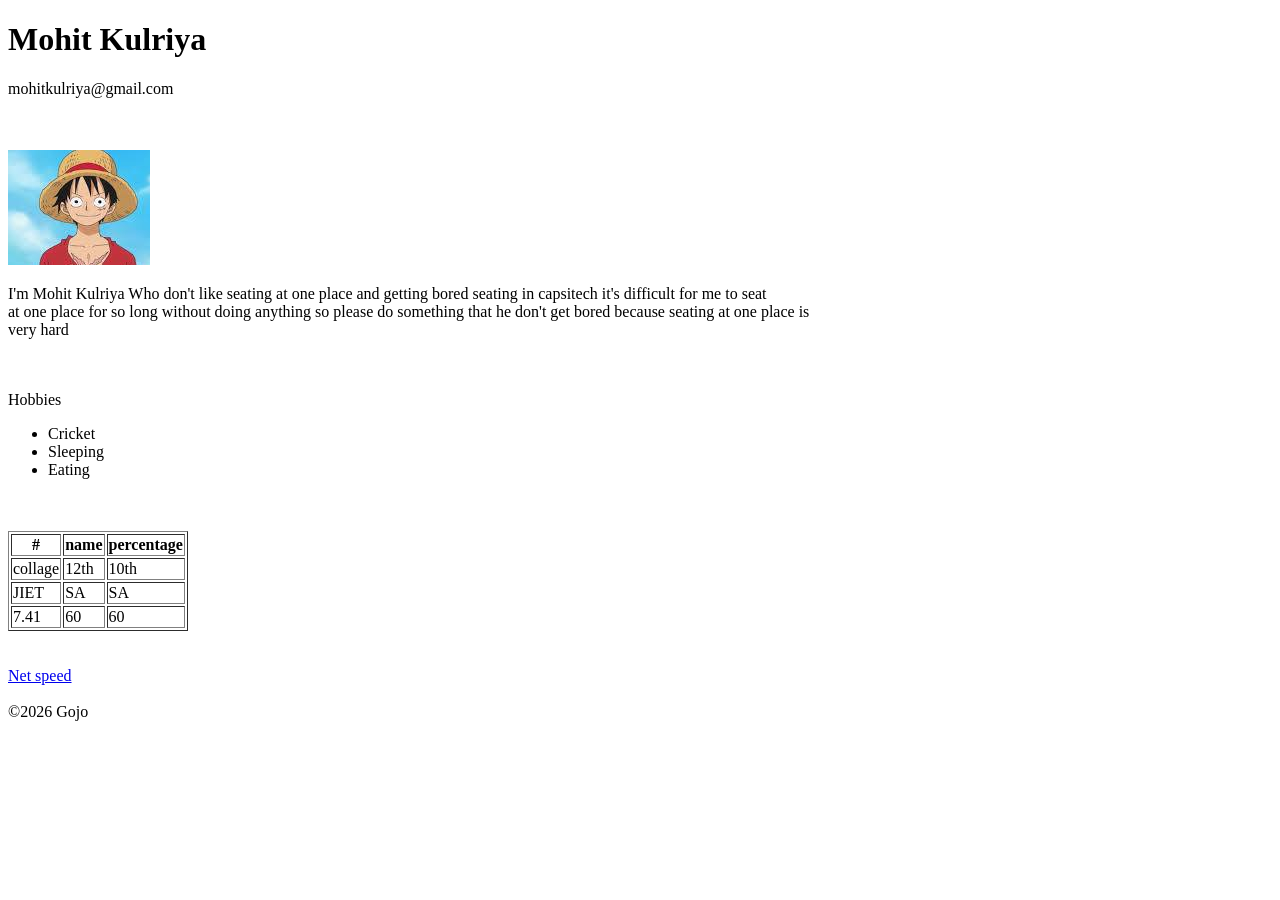
<file: first/index.html>
<!Doctype html>
<html>
    <head>
        <title>My Self</title>
    </head>
    <body>
        <h1>Mohit Kulriya</h1>
          <P>mohitkulriya@gmail.com</P>
        <br><br>
        <img src="images.png" alt="luffy">
        <p>I'm Mohit Kulriya Who don't like seating at one place and getting bored seating in capsitech it's difficult for me to seat <br>
            at one place for so long without doing anything so please do something that he don't get bored because seating at one place is<br>
             very hard</p>
             <br><br>
             <caption>Hobbies</caption>
        <ul>
            <li>Cricket</li>
            <li>Sleeping</li>
            <li>Eating</li>
        </ul>
         <br><br>
         <div>
       

        <table border="1">
            <tr> 

                <th>#</th>
                <th>name</th>
                <th>percentage</th>

            </tr>
            <tr>
                <td>collage</td>
                <td>12th</td>
                <td>10th</td>
            </tr>
            <tr>
                <td>JIET</td>
                <td>SA</td>
                <td>SA</td>
            </tr>
            <tr>
                <td>7.41</td>
                <td>60</td>
                <td>60</td>
            </tr>
            
        </table>
        </div>
         <br><br>
        <a href="https://www.speedtest.net/">Net speed</a>
         <br><br>
        <footer>
                &copy;2026 Gojo
        </footer>
    </body>
    </html>
</file>
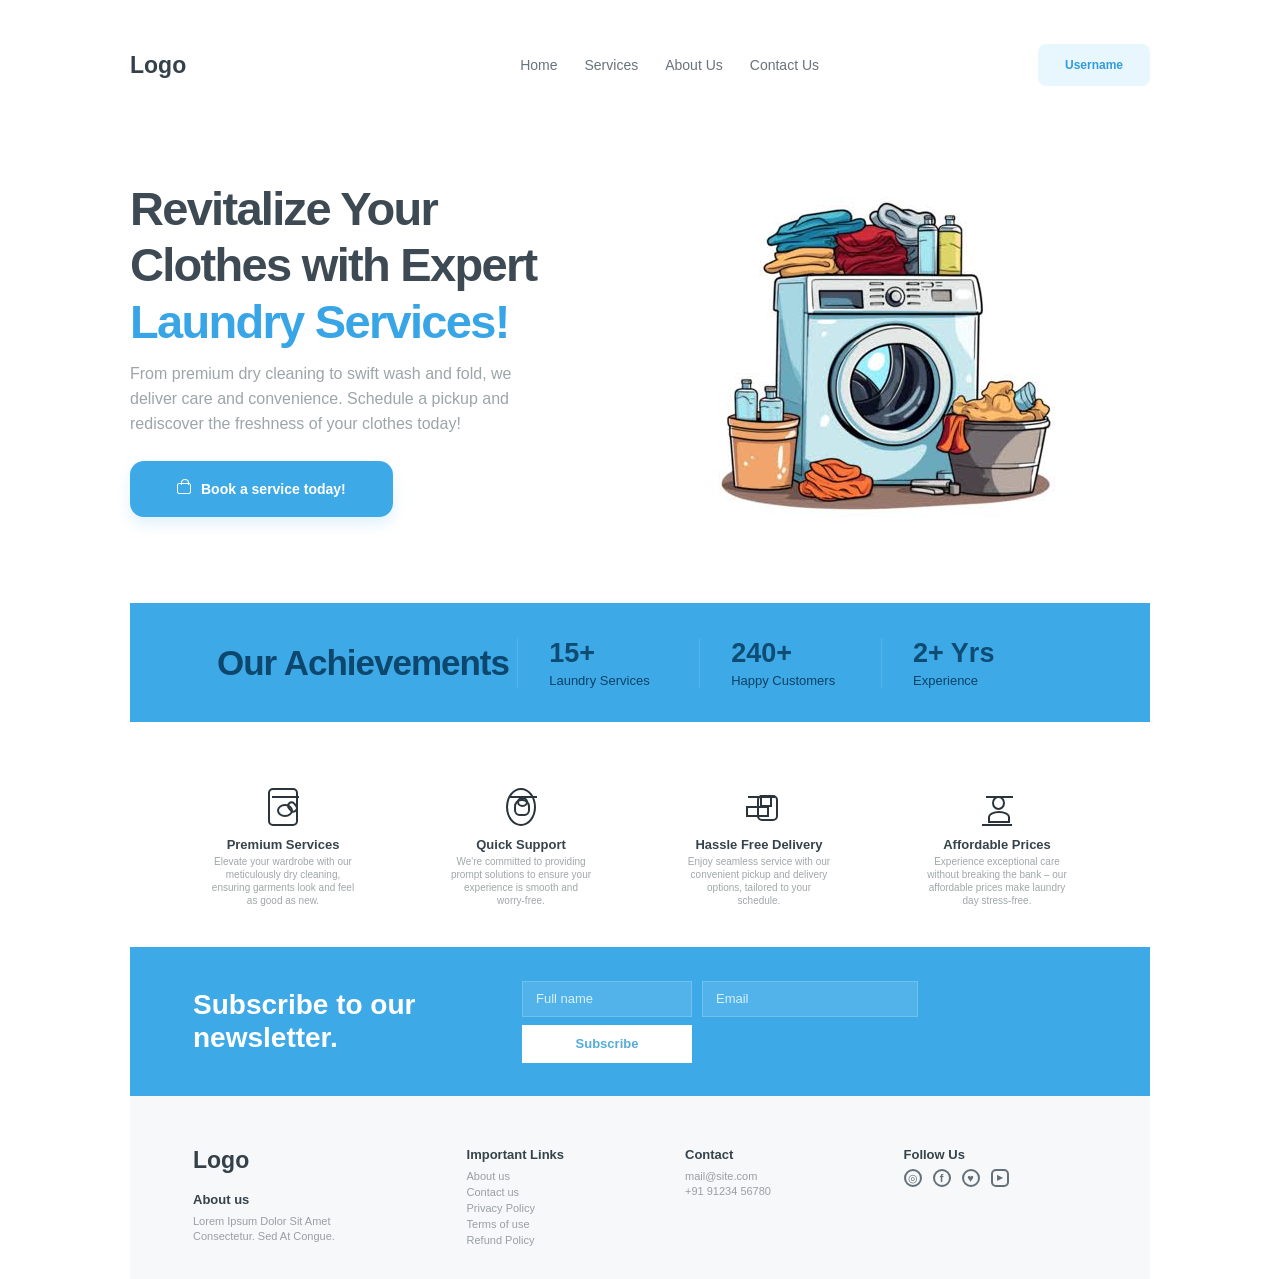
<file: Perfect/index.html>
<!doctype html>
<html lang="en">
  <head>
    <meta charset="UTF-8" />
    <meta name="viewport" content="width=device-width, initial-scale=1.0" />
    <meta name="description" content="Professional laundry and dry cleaning services." />
    <title>Laundry Services Mohit</title>
    <link rel="stylesheet" href="style.css">
  </head>
  <body>
    <div id="home-page">
      <header class="home-header">
        <a class="home-logo" href="#home">Logo</a>
        <nav class="home-nav" aria-label="Main navigation">
          <a href="#home">Home</a>
          <a href="services.html">Services</a>
          <a href="#about">About Us</a>
          <a href="#contact">Contact Us</a>
        </nav>
        <a class="username" href="#contact">Username</a>
      </header>

      <main>
        <section class="home-hero" id="home">
          <div class="hero-message">
            <h1>Revitalize Your<br />Clothes with Expert<br /><span>Laundry Services!</span></h1>
            <p>From premium dry cleaning to swift wash and fold, we<br class="desktop-break" /> deliver care and convenience. Schedule a pickup and<br class="desktop-break" /> rediscover the freshness of your clothes today!</p>
            <a class="book-button" href="services.html"><span class="tiny-bag" aria-hidden="true"></span>Book a service today!</a>
          </div>
          <div class="laundry-illustration" role="img" aria-label="Blue washing machine with laundry basket">
            <img src="images/Main.png" alt="">
          </div>
        </section>

        <section class="achievement-bar" aria-label="Our achievements">
          <h2>Our Achievements</h2>
          <div><strong>15+</strong><span>Laundry Services</span></div>
          <div><strong>240+</strong><span>Happy Customers</span></div>
          <div><strong>2+ Yrs</strong><span>Experience</span></div>
        </section>

        <section class="feature-section" id="about" aria-label="Why choose us">
          <article class="feature-item">
            <div class="feature-icon browser-icon"><span></span><i></i></div>
            <h3>Premium Services</h3><p>Elevate your wardrobe with our<br />meticulously dry cleaning,<br />ensuring garments look and feel<br />as good as new.</p>
          </article>
          <article class="feature-item">
            <div class="feature-icon support-icon"><span></span><i></i></div>
            <h3>Quick Support</h3><p>We're committed to providing<br />prompt solutions to ensure your<br />experience is smooth and<br />worry-free.</p>
          </article>
          <article class="feature-item">
            <div class="feature-icon delivery-icon"><span></span><i></i></div>
            <h3>Hassle Free Delivery</h3><p>Enjoy seamless service with our<br />convenient pickup and delivery<br />options, tailored to your<br />schedule.</p>
          </article>
          <article class="feature-item">
            <div class="feature-icon price-icon"><span></span><i></i></div>
            <h3>Affordable Prices</h3><p>Experience exceptional care<br />without breaking the bank – our<br />affordable prices make laundry<br />day stress-free.</p>
          </article>
        </section>

        <section class="newsletter" id="contact">
          <h2>Subscribe to our<br />newsletter.</h2>
          <form class="newsletter-form">
            <label><span class="sr-only">Full name</span><input type="text" placeholder="Full name" required /></label>
            <label><span class="sr-only">Email</span><input type="email" placeholder="Email" required /></label>
            <button type="submit">Subscribe</button>
          </form>
        </section>
      </main>

      <footer class="home-footer">
        <div class="footer-about"><h2>Logo</h2><h3>About us</h3><p>Lorem Ipsum Dolor Sit Amet<br />Consectetur. Sed At Congue.</p></div>
        <div class="footer-links"><h3>Important Links</h3><a href="#about">About us</a><a href="#contact">Contact us</a><a href="#contact">Privacy Policy</a><a href="#contact">Terms of use</a><a href="#contact">Refund Policy</a></div>
        <div class="footer-contact"><h3>Contact</h3><p>mail@site.com<br />+91 91234 56780</p></div>
        <div class="footer-social"><h3>Follow Us</h3><div><a href="#contact" aria-label="Instagram">◎</a><a href="#contact" aria-label="Facebook">f</a><a href="#contact" aria-label="Twitter">♥</a><a href="#contact" aria-label="Youtube">▶</a></div></div>
      </footer>
    </div>
    <script type="module" src="main.js"></script>
  </body>
</html>
</file>
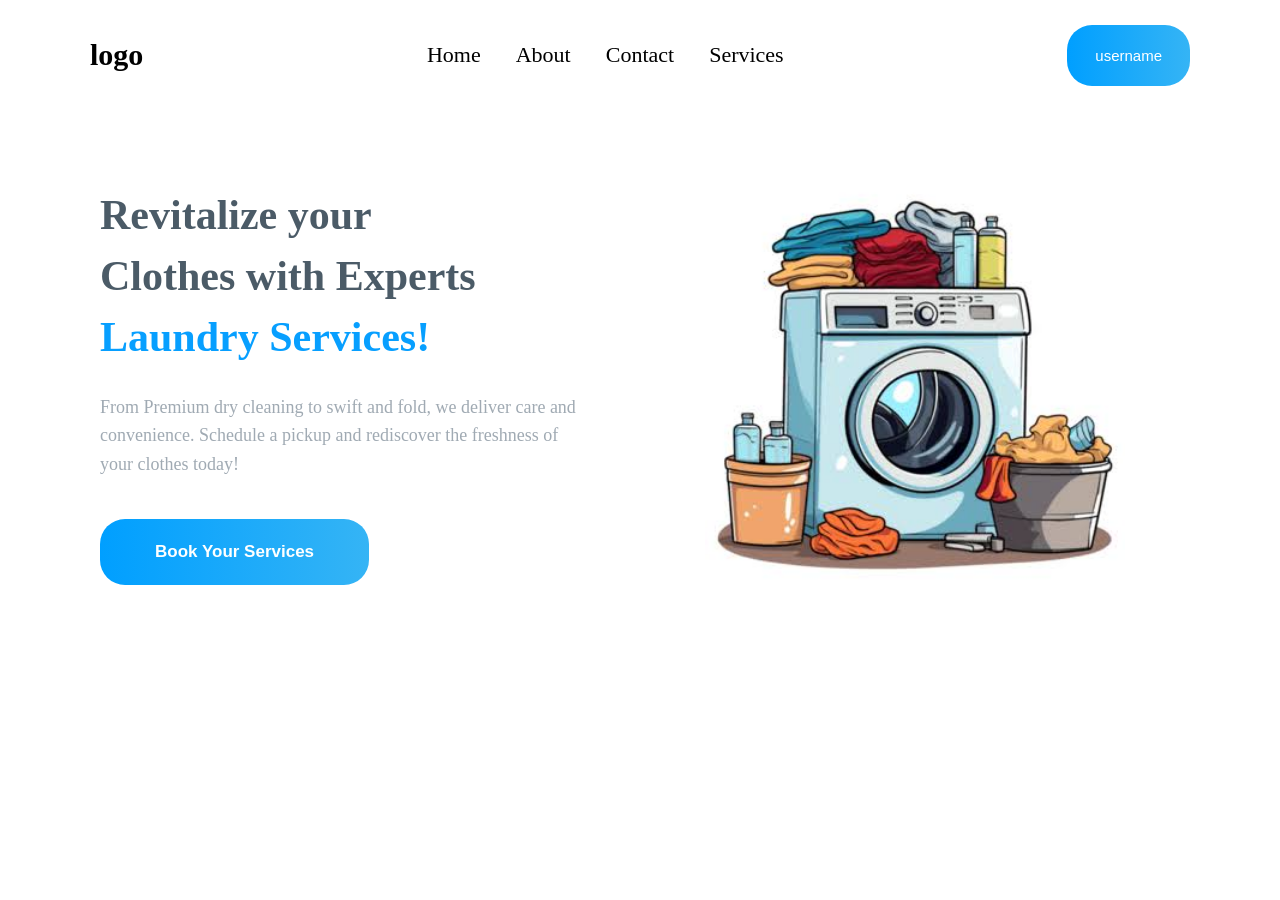
<file: second/index.html>
<!DOCTYPE html>
<html lang="en">
<head>
    <meta charset="UTF-8">
    <meta name="viewport" content="width=device-width, initial-scale=1.0">
    <title>Laundry Services </title>
    <link rel="stylesheet" href="style.css">
</head>
<body>

    <header>
        <div class="logo">logo</div>

        <nav>
            <a href="#">Home</a>
            <a href="#">About</a>
            <a href="#">Contact</a>
            <a href="#">Services</a>
        </nav>

        <button class="username">username</button>
    </header>

    <main class="hero">

        <div class="hero-content">
            <h1>
                Revitalize your
                <br>
                Clothes with Experts
                <br>
                <span>Laundry Services!</span>
            </h1>

            <p>
                From Premium dry cleaning to swift and fold, we
                deliver care and convenience. Schedule a pickup and
                rediscover the freshness of your clothes today!
            </p>

            <button class="book-btn">
                Book Your Services
            </button>
        </div>

        <div class="hero-image">
            <img src="myimage.png" alt="Laundry washing machine">
        </div>

    </main>

</body>
</html>
</file>
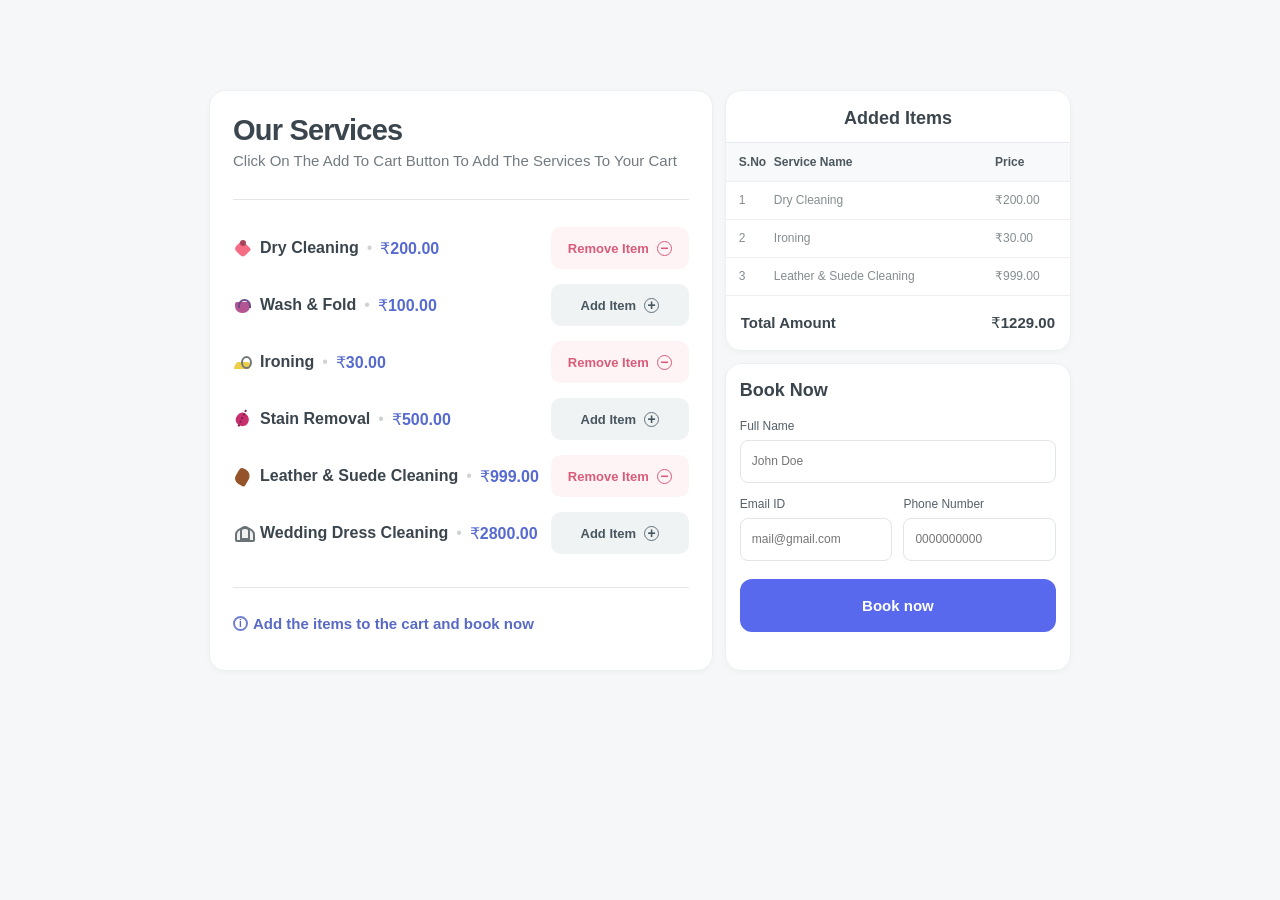
<file: Perfect/services.html>
<!doctype html>
<html lang="en">
  <head>
    <meta charset="UTF-8" />
    <meta name="viewport" content="width=device-width, initial-scale=1.0" />
    <meta name="description" content="Choose your laundry services and book a pickup." />
    <title>Our Services | Laundry Services</title>
    <link rel="stylesheet" href="style.css">
  </head>
  <body class="services-page">
    <main class="services-layout">
      <section class="services-card" aria-labelledby="services-title">
        <h1 id="services-title">Our Services</h1>
        <p class="services-subtitle">Click On The Add To Cart Button To Add The Services To Your Cart</p>
        <div class="services-rule"></div>
        <div id="service-list" class="service-list"></div>
        <p class="services-help"><span>i</span> Add the items to the cart and book now</p>
      </section>

      <aside class="services-sidebar">
        <section class="cart-card" aria-labelledby="cart-title">
          <h2 id="cart-title">Added Items</h2>
          <div class="cart-table-wrap"><table><thead><tr><th>S.No</th><th>Service Name</th><th>Price</th></tr></thead><tbody id="cart-items"></tbody></table></div>
          <div class="cart-total"><strong>Total Amount</strong><strong id="total-amount">₹ 0.00</strong></div>
        </section>
        <section class="booking-card" aria-labelledby="booking-title">
          <h2 id="booking-title">Book Now</h2>
          <form id="booking-form">
            <label class="full-field">Full Name<input type="text" placeholder="John Doe" required /></label>
            <div class="booking-fields"><label>Email ID<input type="email" placeholder="mail@gmail.com" required /></label><label>Phone Number<input type="tel" placeholder="0000000000" required /></label></div>
            <button type="submit">Book now</button><p id="booking-message" class="booking-message" role="status"></p>
          </form>
        </section>
      </aside>
    </main>
    <script src="services.js"></script>
  </body>
</html>
</file>
<file: Perfect/style.css>
* {
    box-sizing: border-box;
}

:root {
    font-family: Arial, Helvetica, sans-serif;
    color: #34404a;
    background: #fff;
    font-synthesis: none;
    text-rendering: optimizeLegibility;
    -webkit-font-smoothing: antialiased;
}

html {
    scroll-behavior: smooth;
}

body {
    margin: 0;
    min-width: 320px;
}

a {
    color: inherit;
    text-decoration: none;
}

button,
input {
    font: inherit;
}

button {
    cursor: pointer;
}

.sr-only {
    position: absolute;
    width: 1px;
    height: 1px;
    padding: 0;
    margin: -1px;
    overflow: hidden;
    clip: rect(0, 0, 0, 0);
    white-space: nowrap;
    border: 0;
}

/* Home page */
#home-page {
    overflow: hidden;
    background: #fff;
}

.home-header,
.home-hero,
.achievement-bar,
.feature-section,
.newsletter,
.home-footer {
    width: min(1020px, calc(100% - 80px));
    margin: 0 auto;
}

.home-header {
    height: 130px;
    display: flex;
    align-items: center;
    justify-content: space-between;
}

.home-logo {
    color: #34404a;
    font-size: 23px;
    font-weight: 700;
}

.home-nav {
    display: flex;
    gap: 27px;
    margin-left: 115px;
    color: #69737a;
    font-size: 14px;
}

.home-nav a {
    transition: color .2s ease;
}

.home-nav a:hover {
    color: #2da4e9;
}

.username {
    padding: 14px 27px;
    border-radius: 8px;
    color: #329cda;
    background: #e8f7fd;
    font-size: 12px;
    font-weight: 700;
}

.home-hero {
    height: 473px;
    display: grid;
    grid-template-columns: 1.14fr .86fr;
    align-items: start;
    padding-top: 51px;
}

.hero-message h1 {
    margin: 0 0 12px;
    color: #3d4a53;
    font-size: 47px;
    line-height: 1.2;
    letter-spacing: -1.7px;
}

.hero-message h1 span {
    color: #38a5e7;
}

.hero-message p {
    margin: 0 0 24px;
    color: #9da5a9;
    font-size: 16px;
    line-height: 1.55;
}

.book-button {
    display: inline-flex;
    align-items: center;
    gap: 10px;
    padding: 20px 47px;
    border-radius: 14px;
    color: #fff;
    background: #3ea9e7;
    box-shadow: 0 7px 14px rgba(62, 169, 231, .16);
    font-size: 14px;
    font-weight: 700;
    transition: transform .2s ease, background .2s ease;
}

.book-button:hover {
    background: #258ecb;
    transform: translateY(-2px);
}

.tiny-bag {
    position: relative;
    width: 14px;
    height: 11px;
    border: 1.5px solid #fff;
    border-radius: 2px;
}

.tiny-bag::before {
    position: absolute;
    content: '';
    top: -5px;
    left: 3px;
    width: 6px;
    height: 5px;
    border: 1.5px solid #fff;
    border-bottom: 0;
    border-radius: 4px 4px 0 0;
}

.laundry-illustration {
    position: relative;
    height: 365px;
}

.machine {
    position: absolute;
    top: 70px;
    left: 53px;
    width: 218px;
    height: 187px;
    border-radius: 11px 11px 3px 3px;
    background: #278fd0;
    box-shadow: 5px 7px 0 #d7e8ed;
}

.machine-controls {
    position: absolute;
    top: 0;
    left: 0;
    right: 0;
    height: 53px;
    padding: 13px 16px;
    border-radius: 10px 10px 3px 3px;
    background: #edf0ec;
}

.machine-controls b {
    display: inline-block;
    width: 25px;
    height: 25px;
    margin-right: 10px;
    border: 5px solid #f5c91d;
    border-radius: 50%;
    background: #f9e168;
    vertical-align: middle;
}

.machine-controls strong {
    display: inline-block;
    width: 51px;
    height: 16px;
    margin-left: 4px;
    border-radius: 9px;
    background: #f5c91d;
    vertical-align: middle;
}

.machine-body {
    position: absolute;
    top: 53px;
    left: 0;
    right: 0;
    bottom: 0;
    border-radius: 0 0 3px 3px;
    background: #268fd0;
}

.machine-body::after {
    position: absolute;
    content: '';
    top: 20px;
    right: 24px;
    width: 24px;
    height: 24px;
    border-radius: 50%;
    background: #f4ca24;
}

.machine-door {
    position: absolute;
    top: 22px;
    left: 47px;
    width: 122px;
    height: 122px;
    display: grid;
    place-items: center;
    border: 10px solid #ebf0ec;
    border-radius: 50%;
    background: #edf0ec;
}

.machine-door::before {
    position: absolute;
    content: '';
    width: 92px;
    height: 92px;
    border-radius: 50%;
    background: #fff;
}

.machine-door div {
    position: relative;
    z-index: 1;
    width: 82px;
    height: 82px;
    border: 7px solid #234c92;
    border-radius: 50%;
    background: radial-gradient(circle at 37% 30%, #67e0ee 0 5%, #2b9bd5 20%, #143f96 75%);
}

.machine-body i {
    position: absolute;
    bottom: -13px;
    left: -26px;
    width: 84px;
    height: 81px;
    border-radius: 7px 9px 20px 20px;
    background: #efc928;
    transform: skew(5deg);
}

.machine-body i::after {
    position: absolute;
    content: '';
    top: -10px;
    right: -6px;
    width: 50px;
    height: 43px;
    border-radius: 14px 11px 16px 8px;
    background: #76e44a;
}

.illustration-towels {
    position: absolute;
    z-index: 3;
    top: 20px;
    left: 77px;
    width: 90px;
    height: 59px;
}

.illustration-towels i {
    position: absolute;
    left: 0;
    width: 83px;
    height: 17px;
    border-radius: 3px;
    background: #f2cc29;
    transform: rotate(1deg);
}

.illustration-towels i:nth-child(1) {
    top: 29px;
    left: -5px;
}

.illustration-towels i:nth-child(2) {
    top: 15px;
    left: 2px;
    background: #bde3e3;
}

.illustration-towels i:nth-child(3) {
    top: 1px;
    left: 10px;
    background: #238bd0;
}

.laundry-basket {
    position: absolute;
    z-index: 4;
    left: 24px;
    bottom: 59px;
    width: 75px;
    height: 76px;
}

.laundry-basket::before {
    position: absolute;
    content: '';
    top: 9px;
    width: 75px;
    height: 16px;
    border-radius: 5px;
    background: #eecb22;
}

.laundry-basket span {
    position: absolute;
    top: 20px;
    width: 68px;
    height: 57px;
    background: #e4c021;
    clip-path: polygon(2% 0, 98% 0, 83% 100%, 16% 100%);
}

.laundry-basket b {
    position: absolute;
    z-index: 2;
    top: 0;
    left: 28px;
    width: 35px;
    height: 37px;
    border-radius: 6px;
    background: #75e84b;
}

.achievement-bar {
    height: 119px;
    display: grid;
    grid-template-columns: 1.65fr repeat(3, 1fr);
    align-items: center;
    padding: 0 87px;
    color: #0d476e;
    background: #3ea9e7;
}

.achievement-bar h2 {
    margin: 0;
    font-size: 35px;
    letter-spacing: -1px;
}

.achievement-bar div {
    display: flex;
    flex-direction: column;
    gap: 4px;
    padding-left: 31px;
    border-left: 1px solid rgba(255, 255, 255, .12);
}

.achievement-bar strong {
    color: #0f4c73;
    font-size: 27px;
}

.achievement-bar span {
    color: #0b4265;
    font-size: 13px;
}

.feature-section {
    display: grid;
    grid-template-columns: repeat(4, 1fr);
    gap: 32px;
    padding: 61px 50px 40px;
    text-align: center;
}

.feature-item {
    color: #37434b;
}

.feature-icon {
    position: relative;
    width: 46px;
    height: 46px;
    margin: 0 auto 8px;
}

.feature-icon::before {
    position: absolute;
    content: '';
    inset: 5px 8px 3px;
    border: 2px solid #29343b;
    border-radius: 5px;
}

.feature-icon::after {
    position: absolute;
    content: '';
    top: 13px;
    left: 12px;
    width: 27px;
    border-top: 2px solid #29343b;
}

.feature-icon span {
    position: absolute;
    z-index: 1;
}

.feature-icon i {
    position: absolute;
    z-index: 1;
}

.browser-icon span {
    top: 21px;
    left: 17px;
    width: 16px;
    height: 13px;
    border: 2px solid #29343b;
    border-radius: 50%;
    background: #fff;
}

.browser-icon i {
    top: 18px;
    left: 28px;
    width: 9px;
    height: 12px;
    border: 2px solid #29343b;
    border-radius: 5px;
    transform: rotate(-40deg);
}

.support-icon::before {
    border-radius: 50%;
}

.support-icon span {
    top: 16px;
    left: 16px;
    width: 16px;
    height: 17px;
    border: 2px solid #29343b;
    border-radius: 45% 45% 35% 35%;
}

.support-icon i {
    top: 14px;
    left: 19px;
    width: 11px;
    height: 10px;
    border: 2px solid #29343b;
    border-radius: 50%;
}

.delivery-icon::before {
    inset: 12px 4px 8px 21px;
}

.delivery-icon span {
    top: 23px;
    left: 10px;
    width: 23px;
    height: 11px;
    border: 2px solid #29343b;
}

.delivery-icon i {
    top: 12px;
    left: 24px;
    width: 12px;
    height: 12px;
    border: 2px solid #29343b;
}

.price-icon::before {
    border: 0;
    border-bottom: 2px solid #29343b;
    border-radius: 0;
}

.price-icon span {
    top: 13px;
    left: 18px;
    width: 13px;
    height: 14px;
    border: 2px solid #29343b;
    border-radius: 50%;
}

.price-icon i {
    top: 28px;
    left: 14px;
    width: 22px;
    height: 12px;
    border: 2px solid #29343b;
    border-radius: 50% 50% 0 0;
}

.feature-item h3 {
    margin: 0 0 3px;
    font-size: 13px;
}

.feature-item p {
    margin: 0;
    color: #a0a7a9;
    font-size: 10px;
    line-height: 1.3;
}

.newsletter {
    height: 149px;
    display: flex;
    align-items: center;
    gap: 85px;
    padding: 0 63px;
    color: #fff;
    background: #3ea9e7;
}

.newsletter h2 {
    width: 244px;
    margin: 0;
    font-size: 28px;
    line-height: 1.15;
}

.newsletter-form {
    display: grid;
    grid-template-columns: 170px 216px;
    gap: 8px 10px;
}

.newsletter-form input {
    width: 100%;
    height: 36px;
    padding: 0 13px;
    border: 1px solid rgba(255, 255, 255, .18);
    color: #fff;
    outline: 0;
    background: rgba(255, 255, 255, .1);
    font-size: 13px;
}

.newsletter-form input::placeholder {
    color: #d8f1fe;
}

.newsletter-form button {
    grid-column: 1;
    height: 38px;
    border: 0;
    color: #55acd9;
    background: #fff;
    font-size: 13px;
    font-weight: 700;
}

.home-footer {
    min-height: 173px;
    display: grid;
    grid-template-columns: 1.3fr 1fr 1fr 1fr;
    gap: 35px;
    padding: 51px 63px 30px;
    background: #f6f8f9;
}

.home-footer h2 {
    margin: 0 0 18px;
    color: #34404a;
    font-size: 23px;
}

.home-footer h3 {
    margin: 0 0 7px;
    color: #37434b;
    font-size: 13px;
}

.home-footer p,
.home-footer a {
    display: block;
    margin: 0;
    color: #999fa3;
    font-size: 11px;
    line-height: 1.35;
}

.footer-links a {
    line-height: 1.45;
}

.footer-social div {
    display: flex;
    gap: 11px;
}

.footer-social a {
    display: grid;
    width: 18px;
    height: 18px;
    place-items: center;
    border: 2px solid #647078;
    border-radius: 50%;
    color: #647078;
    font-size: 11px;
    font-weight: 700;
}

.footer-social a:last-child {
    border-radius: 5px;
    font-size: 8px;
}

/* Services page */
.services-page {
    min-height: 100vh;
    padding: 90px 16px;
    background: #f5f7f8;
    color: #3b454d;
}

.services-layout {
    width: min(862px, 100%);
    margin: 0 auto;
    display: grid;
    grid-template-columns: 1.44fr 1fr;
    gap: 12px;
}

.services-card,
.cart-card,
.booking-card {
    border: 1px solid #edf0f1;
    border-radius: 16px;
    background: #fff;
    box-shadow: 0 2px 6px rgba(45, 58, 67, .03);
}

.services-card {
    min-height: 580px;
    padding: 23px;
}

.services-card h1 {
    margin: 0 0 5px;
    font-size: 29px;
    letter-spacing: -.8px;
}

.services-subtitle {
    margin: 0;
    color: #727b81;
    font-size: 15px;
}

.services-rule {
    margin: 30px 0 20px;
    border-top: 1px solid #e4e7e8;
}

.service-list {
    display: flex;
    flex-direction: column;
    gap: 1px;
}

.service-row {
    min-height: 56px;
    display: flex;
    align-items: center;
    justify-content: space-between;
    gap: 12px;
}

.service-name {
    display: flex;
    align-items: center;
    min-width: 0;
    gap: 8px;
    font-size: 16px;
    white-space: nowrap;
}

.service-name strong {
    overflow: hidden;
    text-overflow: ellipsis;
    font-weight: 700;
}

.service-name b {
    color: #566ad0;
    font-size: 16px;
}

.bullet {
    color: #cfd3d5;
}

.service-symbol {
    position: relative;
    display: inline-block;
    width: 19px;
    height: 19px;
    flex: 0 0 19px;
}

.service-symbol::before,
.service-symbol::after {
    position: absolute;
    content: '';
}

.shirt::before {
    top: 4px;
    left: 3px;
    width: 13px;
    height: 12px;
    border-radius: 2px 2px 4px 4px;
    background: #f46d85;
    transform: rotate(45deg);
}

.shirt::after {
    top: 1px;
    left: 7px;
    width: 6px;
    height: 6px;
    border-radius: 50%;
    background: #a7455d;
}

.basket::before {
    top: 6px;
    left: 2px;
    width: 15px;
    height: 11px;
    border-radius: 2px 2px 7px 7px;
    background: #b25592;
}

.basket::after {
    top: 3px;
    left: 5px;
    width: 9px;
    height: 7px;
    border: 2px solid #694b86;
    border-bottom: 0;
    border-radius: 8px 8px 0 0;
}

.iron::before {
    bottom: 3px;
    left: 2px;
    width: 16px;
    height: 7px;
    border-radius: 2px 7px 2px 2px;
    background: #edcf47;
    transform: skew(-25deg);
}

.iron::after {
    top: 3px;
    left: 8px;
    width: 7px;
    height: 9px;
    border: 2px solid #70777b;
    border-radius: 50%;
}

.stain::before {
    inset: 3px;
    border-radius: 44% 55% 50% 45%;
    background: #c7306c;
    transform: rotate(35deg);
}

.stain::after {
    top: 0;
    left: 8px;
    width: 4px;
    height: 18px;
    border-left: 2px dotted #79204b;
    transform: rotate(25deg);
}

.leather::before {
    top: 2px;
    left: 3px;
    width: 13px;
    height: 16px;
    border-radius: 4px 7px 2px 6px;
    background: #955329;
    transform: rotate(30deg);
}

.dress::before {
    bottom: 1px;
    left: 2px;
    width: 16px;
    height: 11px;
    border-radius: 50% 50% 2px 2px;
    background: #f0f0f0;
    border: 2px solid #6a7275;
}

.dress::after {
    top: 2px;
    left: 7px;
    width: 6px;
    height: 10px;
    border: 2px solid #6a7275;
    border-radius: 5px 5px 0 0;
}

.service-action {
    width: 138px;
    height: 42px;
    display: flex;
    align-items: center;
    justify-content: center;
    gap: 8px;
    border: 0;
    border-radius: 10px;
    color: #48565f;
    background: #f0f3f4;
    font-size: 13px;
    font-weight: 700;
}

.service-action span {
    display: grid;
    width: 15px;
    height: 15px;
    place-items: center;
    border: 1px solid #64727a;
    border-radius: 50%;
    font-size: 14px;
    line-height: 12px;
}

.service-action.remove {
    color: #d85c7a;
    background: #fff4f5;
}

.service-action.remove span {
    border-color: #d85c7a;
}

.services-help {
    display: flex;
    align-items: center;
    gap: 5px;
    margin: 26px 0 0;
    padding-top: 27px;
    border-top: 1px solid #e4e7e8;
    color: #596ac5;
    font-size: 15px;
    font-weight: 700;
}

.services-help span {
    display: grid;
    width: 15px;
    height: 15px;
    place-items: center;
    border: 2px solid #7181d0;
    border-radius: 50%;
    font-size: 10px;
}

.services-sidebar {
    display: flex;
    flex-direction: column;
    gap: 12px;
}

.cart-card {
    overflow: hidden;
}

.cart-card h2,
.booking-card h2 {
    margin: 17px 0 13px;
    text-align: center;
    font-size: 18px;
}

.cart-table-wrap {
    border-top: 1px solid #e7ebed;
}

.cart-card table {
    width: 100%;
    border-collapse: collapse;
    table-layout: fixed;
    color: #858d91;
    font-size: 12px;
}

.cart-card th,
.cart-card td {
    height: 38px;
    padding: 0 13px;
    text-align: left;
    border-bottom: 1px solid #edf0f1;
}

.cart-card th {
    color: #4c575f;
    background: #f7f9fa;
    font-weight: 700;
}

.cart-card th:first-child,
.cart-card td:first-child {
    width: 35px;
}

.cart-card th:last-child,
.cart-card td:last-child {
    width: 88px;
}

.empty-cart td {
    text-align: center;
}

.cart-total {
    display: flex;
    justify-content: space-between;
    padding: 18px 15px;
    font-size: 15px;
}

.booking-card {
    padding: 0 14px 14px;
}

.booking-card h2 {
    margin: 16px 0 18px;
    text-align: left;
}

.booking-card label {
    display: block;
    color: #566068;
    font-size: 12px;
}

.booking-card input {
    width: 100%;
    height: 43px;
    margin-top: 7px;
    padding: 0 11px;
    border: 1px solid #e1e5e7;
    border-radius: 8px;
    color: #46525a;
    outline: 0;
    font-size: 12px;
}

.booking-card input:focus {
    border-color: #7f8ee8;
}

.booking-fields {
    display: grid;
    grid-template-columns: 1fr 1fr;
    gap: 11px;
    margin-top: 14px;
}

.booking-card button {
    width: 100%;
    height: 53px;
    margin-top: 18px;
    border: 0;
    border-radius: 12px;
    color: #fff;
    background: #5869ee;
    font-size: 15px;
    font-weight: 700;
}

.booking-card button:hover {
    background: #4658df;
}

.booking-message {
    min-height: 16px;
    margin: 8px 0 0;
    color: #4d9a6d;
    font-size: 11px;
    text-align: center;
}

@media (max-width: 820px) {

    .home-header,
    .home-hero,
    .achievement-bar,
    .feature-section,
    .newsletter,
    .home-footer {
        width: min(100% - 40px, 600px);
    }

    .home-header {
        height: auto;
        flex-wrap: wrap;
        gap: 18px;
        padding: 24px 0;
    }

    .home-nav {
        order: 3;
        width: 100%;
        justify-content: space-between;
        margin: 0;
    }

    .home-hero {
        height: auto;
        display: flex;
        flex-direction: column;
        padding: 55px 0 35px;
    }

    .hero-message {
        width: 100%;
    }

    .laundry-illustration {
        width: 350px;
        margin: 0 auto;
    }

    .achievement-bar {
        height: auto;
        grid-template-columns: repeat(3, 1fr);
        gap: 18px;
        padding: 27px 30px;
    }

    .achievement-bar h2 {
        grid-column: 1 / -1;
        font-size: 28px;
    }

    .achievement-bar div {
        padding-left: 15px;
    }

    .feature-section {
        grid-template-columns: repeat(2, 1fr);
        padding: 55px 20px 35px;
    }

    .newsletter {
        height: auto;
        flex-direction: column;
        align-items: flex-start;
        gap: 24px;
        padding: 34px 38px;
    }

    .newsletter-form {
        width: 100%;
        grid-template-columns: 1fr 1fr;
    }

    .newsletter-form button {
        width: 170px;
    }

    .home-footer {
        grid-template-columns: repeat(2, 1fr);
        padding: 42px 38px 30px;
    }

    .services-page {
        padding: 30px 16px;
    }

    .services-layout {
        grid-template-columns: 1fr;
        max-width: 600px;
    }
}

@media (max-width: 500px) {

    .home-header,
    .home-hero,
    .achievement-bar,
    .feature-section,
    .newsletter,
    .home-footer {
        width: calc(100% - 32px);
    }

    .home-nav {
        gap: 10px;
        font-size: 11px;
    }

    .username {
        padding: 11px 16px;
    }

    .hero-message h1 {
        font-size: 36px;
        letter-spacing: -1px;
    }

    .desktop-break {
        display: none;
    }

    .laundry-illustration {
        transform: scale(.84);
        transform-origin: left top;
        height: 305px;
    }

    .achievement-bar {
        grid-template-columns: 1fr 1fr;
        padding: 24px 20px;
    }

    .achievement-bar h2 {
        font-size: 24px;
    }

    .achievement-bar div:last-child {
        grid-column: 1 / -1;
    }

    .feature-section {
        gap: 36px 10px;
        padding-inline: 0;
    }

    .newsletter-form {
        grid-template-columns: 1fr;
    }

    .newsletter-form button {
        grid-column: auto;
        width: 100%;
    }

    .home-footer {
        gap: 32px 18px;
        padding-inline: 22px;
    }

    .service-row {
        align-items: flex-start;
    }

    .service-name {
        white-space: normal;
        font-size: 14px;
    }

    .service-name b {
        font-size: 14px;
    }

    .service-action {
        flex: 0 0 116px;
        width: 116px;
    }

    .services-card {
        padding: 18px 15px;
    }

    .services-subtitle {
        font-size: 13px;
    }

    .booking-fields {
        grid-template-columns: 1fr;
    }
}
</file>
<file: second/style.css>
* {
    margin: 0;
    padding: 0;
    box-sizing: border-box;
}

body {
    width: 100%;
    min-height: 100vh;
    font-family: Georgia, serif;
}

/* HEADER */

header {
    width: 100%;
    max-width: 1100px;
    height: 110px;
    margin: auto;

    display: flex;
    align-items: center;
    justify-content: space-between;
}

.logo {
    font-size: 30px;
    font-weight: bold;
}

nav {
    display: flex;
    align-items: center;
    gap: 35px;
}

nav a {
    text-decoration: none;
    color: black;
    font-size: 22px;
}

.username {
    background: linear-gradient(90deg, #009fff, #35b4f5);
    padding: 22px 28px;
    border-radius: 25px;
    border: none;
    color: white;
    font-size: 15px;
    cursor: pointer;
}

/* HERO SECTION */

.hero {
    width: 100%;
    max-width: 1080px;
    margin: 65px auto 0;

    display: flex;
    align-items: center;
    justify-content: space-between;
    gap: 60px;
}

/* LEFT CONTENT */

.hero-content {
    flex: 1;
    max-width: 490px;
}

.hero-content h1 {
    font-size: 42px;
    line-height: 1.45;
    color: #4b5b67;
    font-weight: 700;
}

.hero-content h1 span {
    color: #079fff;
}

.hero-content p {
    color: #a0aab3;
    font-size: 18px;
    line-height: 1.6;
    margin-top: 25px;
    max-width: 490px;
}

.book-btn {
    margin-top: 40px;
    padding: 23px 55px;
    border: none;
    border-radius: 25px;

    color: white;
    font-size: 17px;
    font-weight: bold;

    cursor: pointer;
    background: linear-gradient(90deg, #009fff, #35b4f5);
}

.book-btn:hover {
    background: #0089df;
}

/* RIGHT IMAGE */

.hero-image {
    flex: 1;
    display: flex;
    justify-content: center;
    align-items: center;
}

.hero-image img {
    width: 100%;
    max-width: 420px;
    height: auto;
    object-fit: contain;
}

/* Tablet responsive */
@media (max-width: 768px) {

    header {
        padding: 20px 30px;
        gap: 20px;
    }

    .logo {
        font-size: 22px;
    }

    nav {
   
    }

    nav a {
  
    }

    .username {
        padding: 12px 15px;
    }

    .hero {
        padding: 30px;
        gap: 30px;
    }

    .hero-content h1 {
        font-size: px;
    }

    .hero-content p {
        font-size: 14px;
    }
}


/* Mobile responsive */
@media (max-width: 480px) {

    header {
       
        gap: 20px;
        padding: 20px;
    }

    nav {
        display: none;
    }

    nav a {
        font-size: 16px;
    }

    .username {
        padding: 12px 25px;
    }

    .hero {
        flex-direction: column;
        padding: 0px 20px;
      
        gap: 30px;
        text-align: center;
    }

    .hero {
        width: 100%;
        max-width: 1080px;
        /* margin: 65px auto 0; */
        display: flex;
        align-items: center;
        justify-content: space-between;
        gap: 60px;
    }

    .hero-content h1 {
        font-size: 35px;
    }

    .hero-content p {
        font-size: 14px;
    }

    .hero img {
        width: 100%;
        max-width: 350px;
        height: auto;
    }
}
</file>
